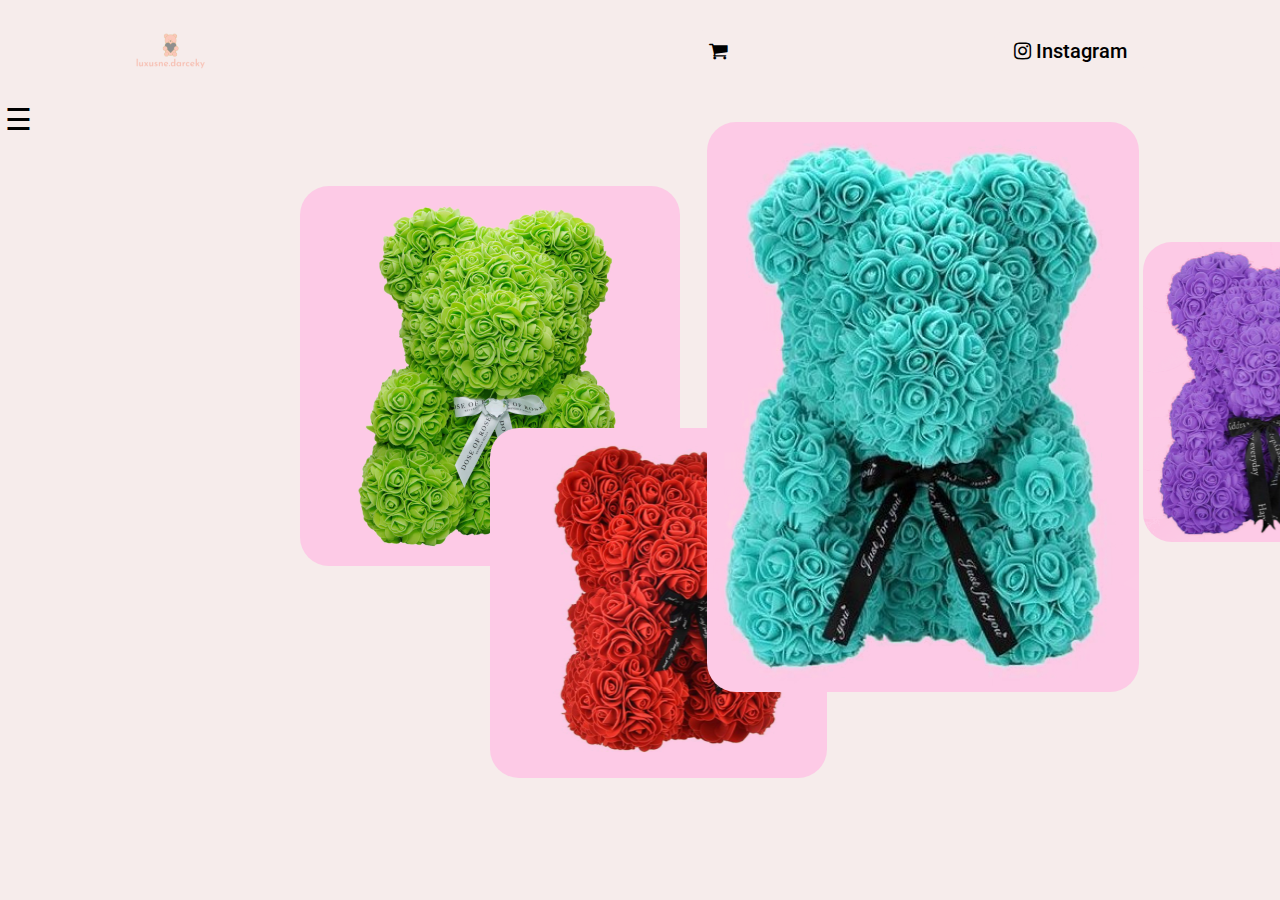
<file: index.html>
<!DOCTYPE html>
<html lang="en">

<head>
  <meta charset="UTF-8" />
  <meta http-equiv="X-UA-Compatible" content="IE=edge" />
  <link rel="stylesheet" href="style.css" />
  <meta name="viewport" content="width=device-width, initial-scale=1.0" />
  <!-- Add icon library -->
  <link rel="stylesheet" href="https://cdnjs.cloudflare.com/ajax/libs/font-awesome/4.7.0/css/font-awesome.min.css" />
  <title>Bears</title>
</head>

<body>
  <header>
    <img class="logo" src="logo.png" alt="logo" />
    <nav></nav>
    <button class="btn"><i class="fa fa-shopping-cart"></i></button>
    <form action="https://www.instagram.com/luxusne.darceky/">
      <button class="open-button">
        <i class="fa fa-instagram"></i> Instagram
      </button>
    </form>
  </header>

  <div class="row">
    <span class="menu" style="font-size: 30px; cursor: pointer" onclick="openNav()">&#9776;
    </span>
    <div id="mySidenav" class="sidenav">
      <a href="javascript:void(0)" class="closebtn" onclick="closeNav()">&times;</a>
      <a href="index.html">Home</a>
      <a href="shop.html">Shop</a>
      <a href="about.html">About</a>
      <a href="reviews.html">Reviews</a>
      <a href="contact.html">Contact</a>
    </div>

    <img class="greenB" src="green_bear.png" alt="" />
    <img class="redB" src="red_bear.png" alt="" />
    <img class="cryanB" src="cryan_blue_bear.png" alt="" />
    <img class="purpleB" src="purple_bear.png" alt="" />
    <img class="blackB" src="black_bear.png" alt="" />
  </div>
  <script>
    function openNav() {
      document.getElementById("mySidenav").style.width = "250px";
    }

    function closeNav() {
      document.getElementById("mySidenav").style.width = "0";
    }
  </script>
</body>

</html>
</file>
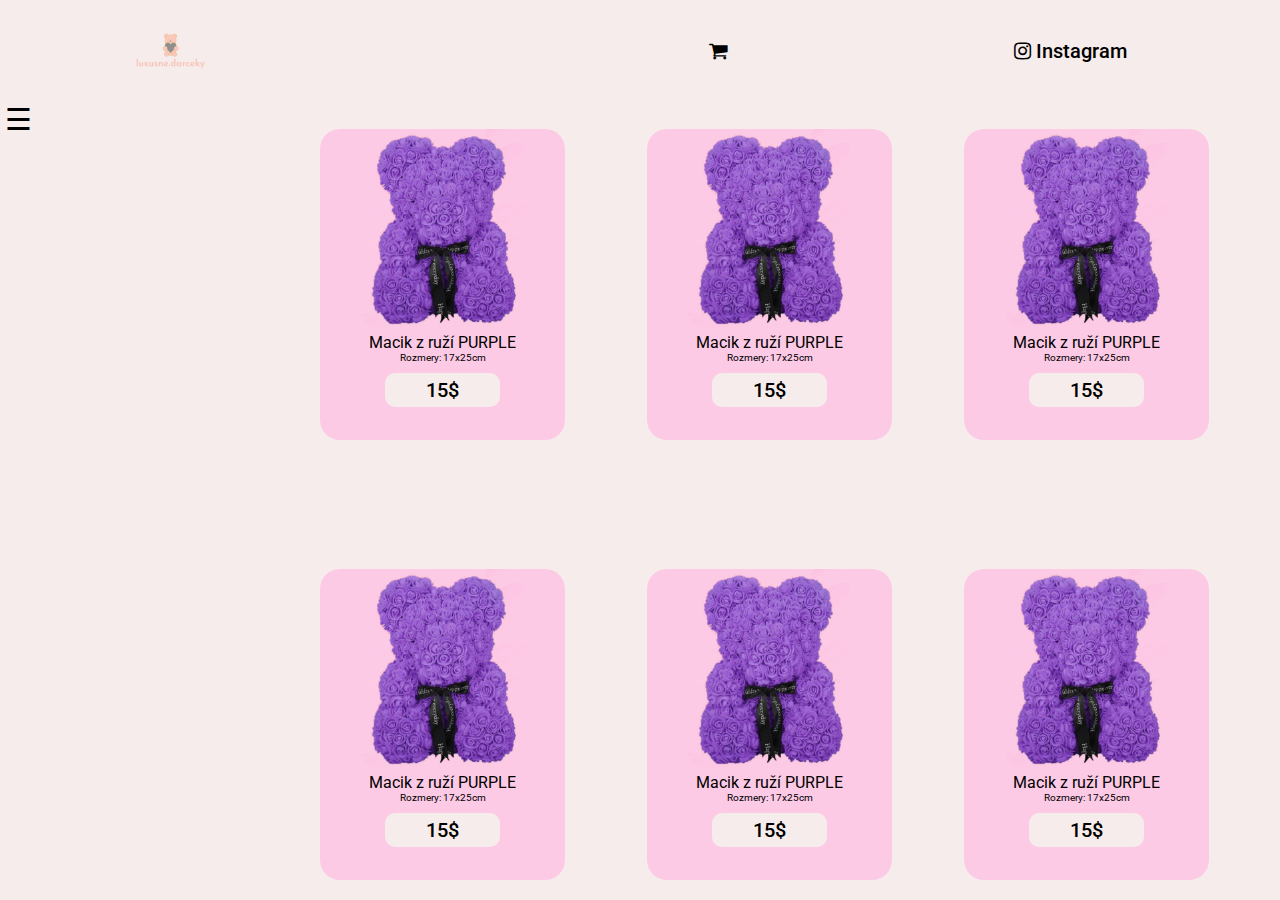
<file: shop.html>
<!DOCTYPE html>
<html lang="en">

<head>
    <meta charset="UTF-8">
    <meta http-equiv="X-UA-Compatible" content="IE=edge">
    <link rel="stylesheet" href="style.css">
    <meta name="viewport" content="width=device-width, initial-scale=1.0">
    <!-- Add icon library -->
    <link rel="stylesheet" href="https://cdnjs.cloudflare.com/ajax/libs/font-awesome/4.7.0/css/font-awesome.min.css">
    <title>Bears</title>
</head>

<body>
    <header>
        <img class="logo" src="logo.png" alt="logo" />
        <nav>

        </nav>
        <button class="btn"><i class="fa fa-shopping-cart"></i></button>
        <form action="https://www.instagram.com/luxusne.darceky/">
            <button class="open-button"><i class="fa fa-instagram"></i> Instagram</button>
        </form>
    </header>


    <div class="row">
        <span class="menu" style="font-size:30px;cursor:pointer" onclick="openNav()">&#9776; </span>
        <div id="mySidenav" class="sidenav">
            <a href="javascript:void(0)" class="closebtn" onclick="closeNav()">&times;</a>
            <a href="index.html">Home</a>
            <a href="shop.html">Shop</a>
            <a href="about.html">About</a>
            <a href="reviews.html">Reviews</a>
            <a href="contact.html">Contact</a>
        </div>

        <div class="bg1">
            <img class="Bimg1" src="purple_bear.png" alt="">
            <p>Macik z ruží PURPLE</p>
            <p class="size">Rozmery: 17x25cm</p>
            <form class="action" action="shop_item.html">
            <button class="price">15$</button>
        </form>
        </div>
        <div class="bg2">
            <img class="Bimg1" src="purple_bear.png" alt="">
            <p>Macik z ruží PURPLE</p>
            <p class="size">Rozmery: 17x25cm</p>
            <button class="price">15$</button>
        </div>
        <div class="bg3">
            <img class="Bimg1" src="purple_bear.png" alt="">
            <p>Macik z ruží PURPLE</p>
            <p class="size">Rozmery: 17x25cm</p>
            <button class="price">15$</button>
        </div>
        <div class="bg4">
            <img class="Bimg1" src="purple_bear.png" alt="">
            <p>Macik z ruží PURPLE</p>
            <p class="size">Rozmery: 17x25cm</p>
            <button class="price">15$</button>
        </div>
        <div class="bg5">
            <img class="Bimg1" src="purple_bear.png" alt="">
            <p>Macik z ruží PURPLE</p>
            <p class="size">Rozmery: 17x25cm</p>
            <button class="price">15$</button>
        </div>
        <div class="bg6">
            <img class="Bimg1" src="purple_bear.png" alt="">
            <p>Macik z ruží PURPLE</p>
            <p class="size">Rozmery: 17x25cm</p>
            <button class="price">15$</button>
        </div>
        <div class="bg7">
            <img class="Bimg1" src="purple_bear.png" alt="">
            <p>Macik z ruží PURPLE</p>
            <p class="size">Rozmery: 17x25cm</p>
            <button class="price">15$</button>
        </div>
        <div class="bg8">
            <img class="Bimg1" src="purple_bear.png" alt="">
            <p>Macik z ruží PURPLE</p>
            <p class="size">Rozmery: 17x25cm</p>
            <button class="price">15$</button>
        </div>

        <script>
            function openNav() {
                document.getElementById("mySidenav").style.width = "250px";
            }

            function closeNav() {
                document.getElementById("mySidenav").style.width = "0";
            }
        </script>

</body>

</html>
</file>
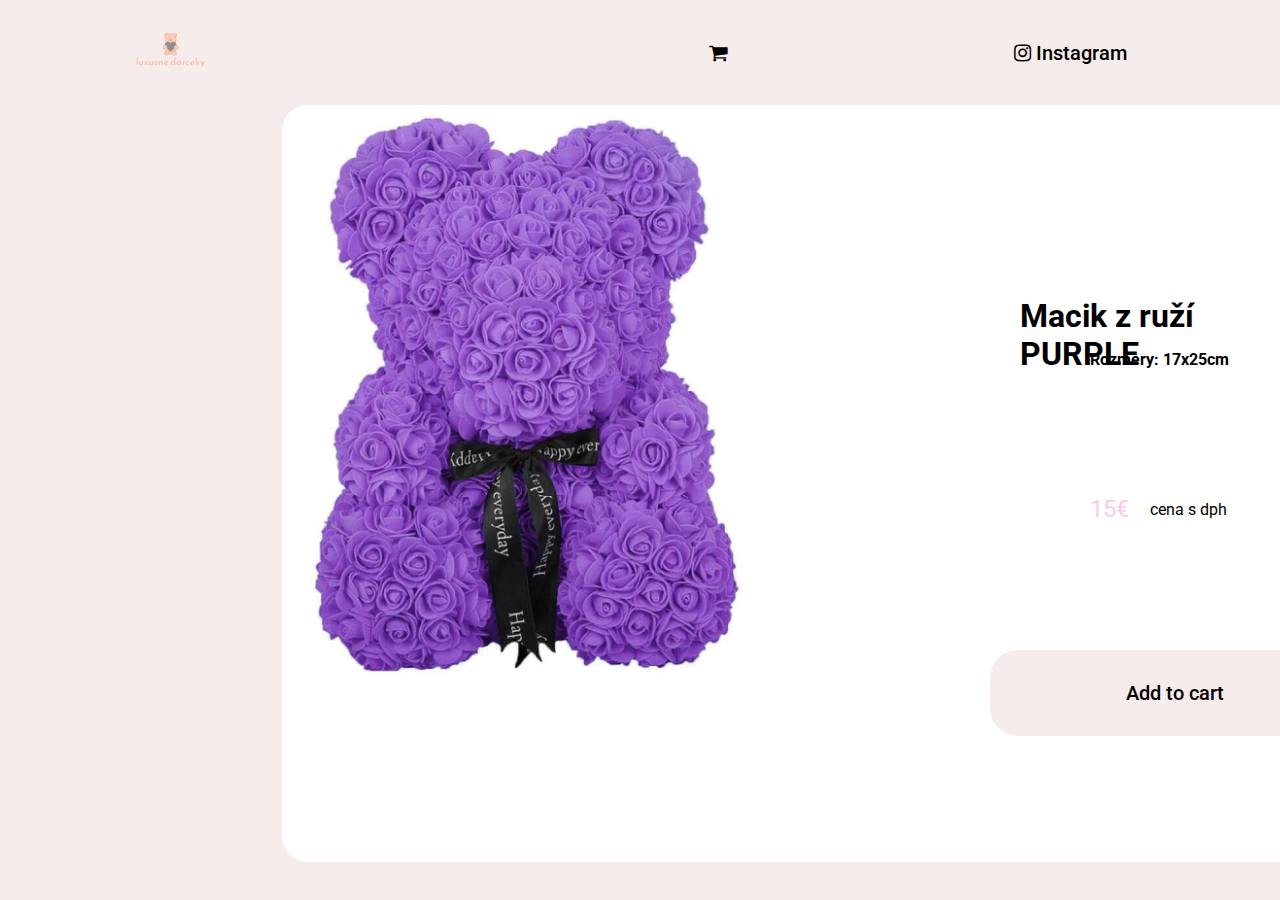
<file: shop_item.html>
<!DOCTYPE html>
<html lang="en">
<head>
    <meta charset="UTF-8">
    <meta http-equiv="X-UA-Compatible" content="IE=edge">
    <meta name="viewport" content="width=device-width, initial-scale=1.0">
    <!-- Add icon library -->
    <link rel="stylesheet" href="https://cdnjs.cloudflare.com/ajax/libs/font-awesome/4.7.0/css/font-awesome.min.css">
    <title>Bears</title>
    <link rel="stylesheet" href="style.css">
</head>
<body>
    <header>
        <a href="index.html">
        <img class="logo" src="logo.png" alt="logo" />
    </a>
        <nav>

        </nav>
        <button class="btn"><i class="fa fa-shopping-cart"></i></button>
        <form action="https://www.instagram.com/luxusne.darceky/">
            <button class="open-button"><i class="fa fa-instagram"></i> Instagram</button>
        </form>
    </header>
    <div class="white_block">
        <img class="shop_img" src="purple_bear1.png" alt="">
        <h2 class="info">Macik z ruží PURPLE</h2>
        <h4 class="size_b">Rozmery: 17x25cm</h4>
       <p class="price_info">cena s dph</p>
       <p class="price_value">15€</p>
       <button class="add_btn">Add to cart</button>
    </div>
</body>
</html>
</file>
<file: style.css>
@import url('https://fonts.googleapis.com/css2?family=Roboto:wght@700&display=swap');

/* Navigation bar */
*,p {
	font-family: 'Roboto', sans-serif;
	padding: 0px;
	margin: 0px;
	background-color: #F6ECEB;
}
li, a, button {
	font-weight: 500;
	font-size: 20px;
	color: black;
	text-decoration: none;
}
header {
	display: flex;
	justify-content: space-between;
	align-items: center;
	padding: 30px 10%;
	background-color: #F6ECEB;
}
.logo {
	cursor: pointer;
	height: 40px;
	width: 84.5px;
}
.nav_links {
	list-style: none;
}
.nav_links li {
	display: inline-block;
	padding: 0px 0px;
}
.nav_links li a {
	transition: all 0.3s ease 0s;
}
.nav_links li a:hover {
	color: none;
}
button {
	padding: 9px 25px;
	background-color: none;
	border: none;
	border-radius: 50px;
	cursor: pointer;
	transition: all 0.3s ease 0s;
}
button:hover {
	color: #FF50A4;
}
.container {
	position: relative;
	text-align: center;
	color: white;
  }
.centered {
	position: absolute;
	top: 50%;
	left: 50%;
	transform: translate(-50%, -50%);
  }


img {
	height: 99.5%;
	width: 99.5%;
	text-align: center;
}
.btn {
	text-align: left;
}


/*left bar*/
.menu {
	padding-left: 5px;
}
.menu:hover {
	color: #FF50A4;
}
.sidenav {
	height: 100%;
	width: 0;
	position: relative;
	z-index: 1;
	top: 0;
	left: 0;
	background-color: white;
	overflow-x: hidden;
	transition: 0.5s;
	padding-top: 60px;
	background-color: #F6ECEB;
  }
  
  .sidenav a {
	padding: 8px 8px 8px 32px;
	text-decoration: none;
	font-size: 25px;
	color: black;
	display: block;
	transition: 0.3s;
  }
  
  .sidenav a:hover {
	color: #FF50A4;
  }
  
  .sidenav .closebtn {
	position: absolute;
	top: 0;
	right: 25px;
	font-size: 36px;
	margin-left: 50px;
  }
  
  @media screen and (max-height: 450px) {
	.sidenav {padding-top: 15px;}
	.sidenav a {font-size: 18px;}
  }
  /* main images */
  .greenB {
	  border-radius: 29px;
	  position: absolute;
	  height: 380px;
	  width: 380px;
	  top: 186px;
	  left: 300px;
  }
  .redB {
	  border-radius: 29px;
	  position: absolute;
	  height: 350px;
	  width: 337.22px;
	  top: 428px;
	  left: 490px;
  }
  .cryanB {
	  position: absolute;
	border-radius: 29px;
	  height: 570px;
	  width: 432px;
	  top: 122px;
	  left: 707px;
  }
  .purpleB {
	  position: absolute;
	border-radius: 29px;
	  height: 300px;
	  width: 244.46px;
	  top: 242px;
	  left: 1143px;
  }
  .blackB {
	  position: absolute;
	border-radius: 29px;
	  height: 200px;
	  width: 159.9px;
	  top: 542px;
	  left: 1391px;
  }

  
  
  /* Clear floats after image containers */
  .row::after {
	content: "";
	clear: both;
	display: table;
  }
/* SHOP */
.bg1, .bg2, .bg3, .bg4, .bg5, .bg6, .bg7, .bg8 {
	position: absolute;
	height: 311px;
	width: 245px;
	top: 129px;
	border-radius: 20px;
	background-color: #FDCAE6;
	text-align: center;
}
.bg1, .bg5 {
	left: 320px;
}
.bg2, .bg6 {
	left: 647px;
}
.bg3, .bg7 {
	left: 964px;
}
.bg4, .bg8 {
	left: 1291px;
}
.bg5 {
	top: 569px;
	left: 320px;
}
.bg6 {
	top: 569px;
}
.bg7 {
	top: 569px;
}
.bg8 {
	top: 569px;
}
.Bimg1, .Bimg2 {
	height: 200px;
	width: 162.98px;
	border-radius: 20px;
	
}
center {
	background-color: #FDCAE6;
	border-radius: 20px;
}
p {
	background-color: #FDCAE6;
}
.size {
	font-size:x-small;
}
.price {
	border-radius: 10px;
	height: 34px;
	width: 115px;
	margin-top: 10px;
	text-align: center;
	line-height: 17px;
}
.price:hover {
	color: white;
	background-color: #FF50A4;
}
.action {
	background-color: #FDCAE6;
}
/* SHOP ITEM */
.white_block {
	margin-left: 22%;
	height: 757px;
	width: 1070px;
	border-radius: 26px;
	background-color: white;
	justify-content: center;
}
.shop_img {
	height: 575px;
	width: 479px;
	background-color: transparent;
	top: 143px;
	left: 301px;
}
.info {
	position: absolute;
	top: 297px;
	left: 1020px;
	font-size: xx-large;
	background-color: transparent;
}
.size_b {
	position: absolute;
	top: 350px;
	left: 1090px;
	background-color: transparent;
}
.price_info {
	position: absolute;
	top: 500px;
	left: 1150px;
	background-color: transparent;
}
.price_value {
	position: absolute;
	top: 495px;
	left: 1090px;
	background-color: transparent;
	color: #FDCAE6;
	font-size: x-large;
}
.add_btn {
	position: absolute;
	border-radius: 28px;
	height: 86px;
	width: 369px;
	left: 990px;
	top: 650px;
}
</file>
